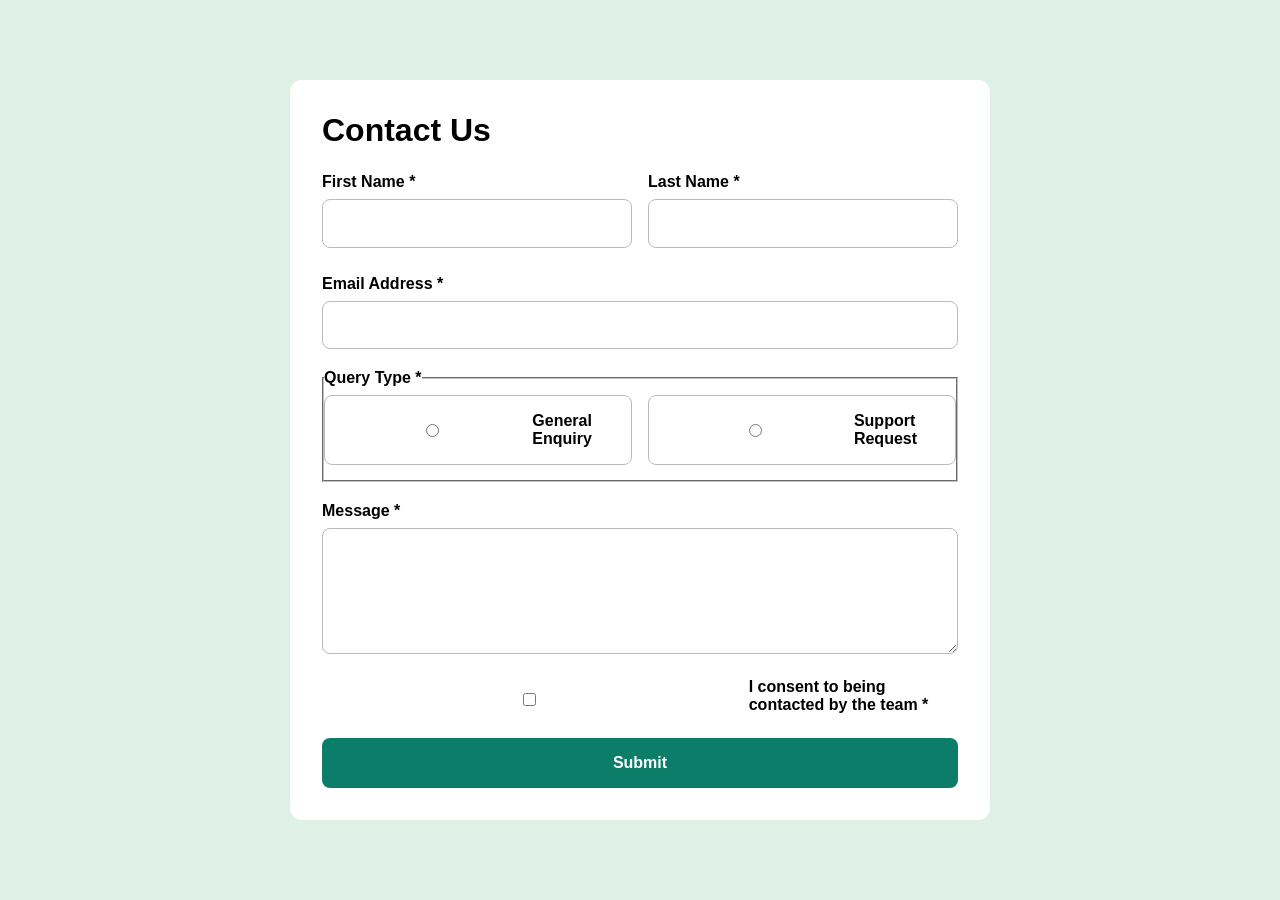
<file: contact-form-main/index.html>
<!DOCTYPE html>
<html lang="en">
<head>
  <meta charset="UTF-8" />
  <meta name="viewport" content="width=device-width, initial-scale=1.0" />
  <title>Contact Form</title>

  <link rel="stylesheet" href="style.css" />
</head>
<body>

  <!-- Success Toast -->
  <div
    class="toast hidden"
    id="successToast"
    role="alert"
    aria-live="assertive"
  >
    Message sent successfully!
  </div>

  <main class="container">
    <form id="contactForm" novalidate>

      <h1>Contact Us</h1>

      <!-- Name Row -->
      <div class="row">
        <div class="form-group">
          <label for="firstName">
            First Name <span>*</span>
          </label>

          <input
            type="text"
            id="firstName"
            name="firstName"
            required
            aria-describedby="firstNameError"
          />

          <small class="error" id="firstNameError"></small>
        </div>

        <div class="form-group">
          <label for="lastName">
            Last Name <span>*</span>
          </label>

          <input
            type="text"
            id="lastName"
            name="lastName"
            required
            aria-describedby="lastNameError"
          />

          <small class="error" id="lastNameError"></small>
        </div>
      </div>

      <!-- Email -->
      <div class="form-group">
        <label for="email">
          Email Address <span>*</span>
        </label>

        <input
          type="email"
          id="email"
          name="email"
          required
          aria-describedby="emailError"
        />

        <small class="error" id="emailError"></small>
      </div>

      <!-- Query Type -->
      <fieldset class="form-group">
        <legend>Query Type <span>*</span></legend>

        <div class="radio-group">

          <label class="radio-card">
            <input
              type="radio"
              name="query"
              value="general"
              required
            />
            General Enquiry
          </label>

          <label class="radio-card">
            <input
              type="radio"
              name="query"
              value="support"
            />
            Support Request
          </label>

        </div>

        <small class="error" id="queryError"></small>
      </fieldset>

      <!-- Message -->
      <div class="form-group">
        <label for="message">
          Message <span>*</span>
        </label>

        <textarea
          id="message"
          name="message"
          rows="5"
          required
          aria-describedby="messageError"
        ></textarea>

        <small class="error" id="messageError"></small>
      </div>

      <!-- Consent -->
      <div class="checkbox-group">
        <input
          type="checkbox"
          id="consent"
          required
          aria-describedby="consentError"
        />

        <label for="consent">
          I consent to being contacted by the team *
        </label>
      </div>

      <small class="error" id="consentError"></small>

      <!-- Submit -->
      <button type="submit">
        Submit
      </button>

    </form>
  </main>

  <script src="script.js"></script>
</body>
</html>
</file>
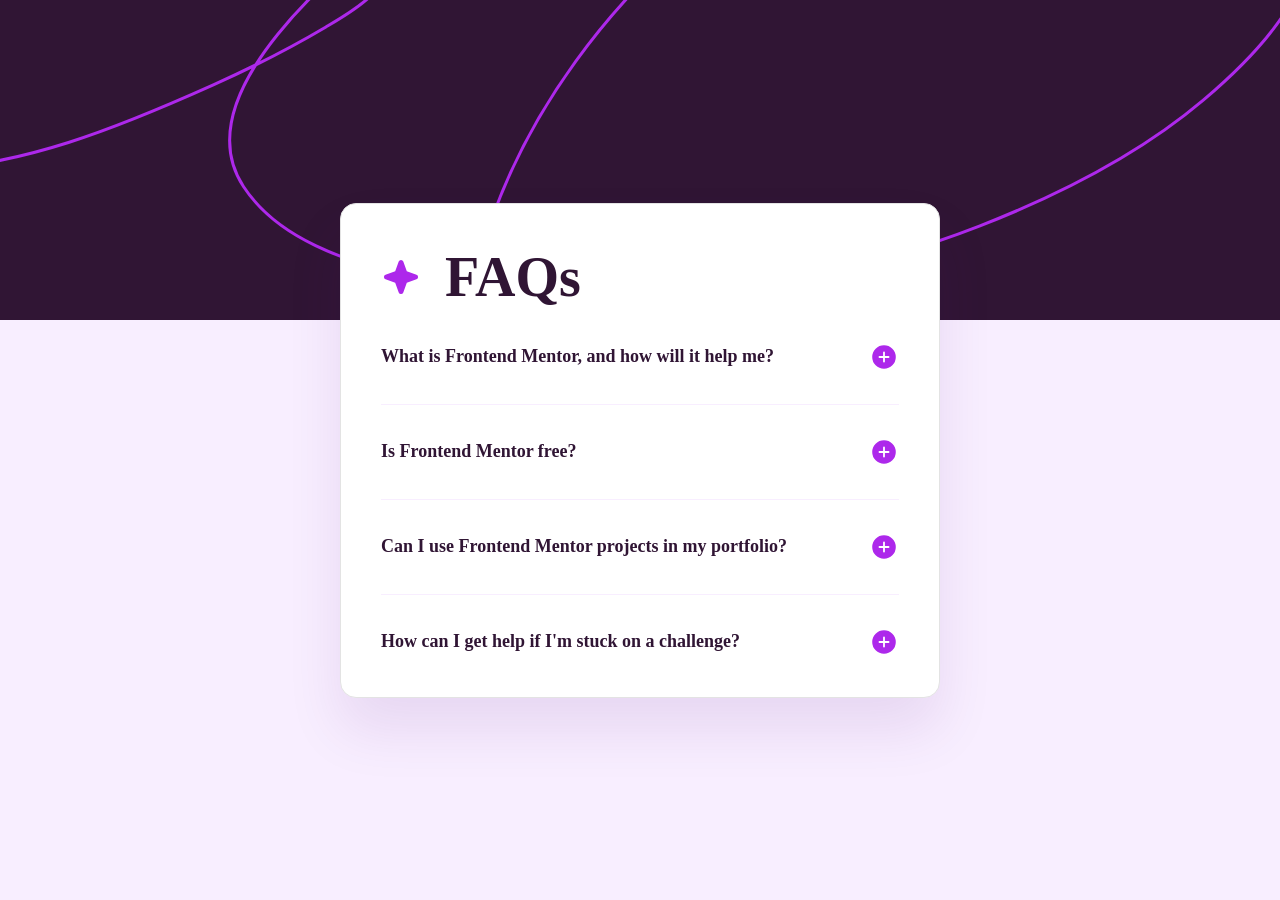
<file: faq-accordion/index.html>
<!DOCTYPE html>
<html lang="en">

<head>
  <meta charset="UTF-8">
  <meta name="viewport" content="width=device-width, initial-scale=1.0">
  <!-- displays site properly based on user's device -->

  <link rel="icon" type="image/png" sizes="32x32" href="./assets/images/favicon-32x32.png">
  <link rel="stylesheet" href="style.css">
  <title>Frontend Mentor | FAQ accordion</title>

</head>

<body>
  <header><img src="./assets/images/background-pattern-desktop.svg" alt="background"></header>
  <main class="container">
    <div class="header">
      <img src="./assets/images/icon-star.svg" alt="star">
      <h1>FAQs</h1>
    </div>
    <div class="list-container">
      <div class="list-item">
        <div class="question">
          <h2>What is Frontend Mentor, and how will it help me?</h2>
          <img class="icon" src="./assets/images/icon-plus.svg" alt="arrow">
        </div>
        <div class="answer">
          <p>Frontend Mentor offers realistic coding challenges to help developers improve their
            frontend coding skills with projects in HTML, CSS, and JavaScript. It's suitable for
            all levels and ideal for portfolio building.</p>
        </div>
      </div>
      <hr>
      <div class="list-item">
        <div class="question">
          <h2>Is Frontend Mentor free?</h2>
          <img class="icon" src="./assets/images/icon-plus.svg" alt="arrow">
        </div>
        <div class="answer">
          <p>Yes, Frontend Mentor offers both free and premium coding challenges, with the free
            option providing access to a range of projects suitable for all skill levels.</p>
        </div>
      </div>
      <hr>
      <div class="list-item">
        <div class="question">
          <h2>Can I use Frontend Mentor projects in my portfolio?</h2>
          <img class="icon" src="./assets/images/icon-plus.svg" alt="arrow">
        </div>
        <div class="answer">
          <p>Yes, you can use projects completed on Frontend Mentor in your portfolio. It's an excellent
            way to showcase your skills to potential employers!</p>
        </div>
      </div>
      <hr>
      <div class="list-item">
        <div class="question">
          <h2>How can I get help if I'm stuck on a challenge?</h2>
          <img class="icon" src="./assets/images/icon-plus.svg" alt="arrow">
        </div>
        <div class="answer">
          <p>The best place to get help is inside Frontend Mentor's Discord community. There's a help
            channel where you can ask questions and seek support from other community members.</p>
        </div>
      </div>
    </div>
  </main>

  <script src="script.js"></script>
</body>

</html>
</file>
<file: contact-form-main/style.css>
* {
  margin: 0;
  padding: 0;
  box-sizing: border-box;
}

body {
  font-family: sans-serif;
  background: #dff1e7;
  min-height: 100vh;

  display: flex;
  justify-content: center;
  align-items: center;

  padding: 2rem;
}

.container {
  width: 100%;
  max-width: 700px;
}

form {
  background: white;
  padding: 2rem;
  border-radius: 12px;
}

h1 {
  margin-bottom: 1.5rem;
}

.row {
  display: flex;
  gap: 1rem;
}

.form-group {
  width: 100%;
  margin-bottom: 1.25rem;
}

label,
legend {
  display: block;
  margin-bottom: 0.5rem;
  font-weight: 600;
}

input,
textarea {
  width: 100%;
  padding: 0.9rem;
  border: 1px solid #bbb;
  border-radius: 8px;
  font-size: 1rem;
}

input:focus,
textarea:focus {
  outline: 2px solid #0c7d69;
  border-color: #0c7d69;
}

.radio-group {
  display: flex;
  gap: 1rem;
}

.radio-card {
  flex: 1;
  border: 1px solid #bbb;
  border-radius: 8px;
  padding: 1rem;
  cursor: pointer;

  display: flex;
  align-items: center;
  gap: 0.5rem;
}

.radio-card:hover {
  border-color: #0c7d69;
}

.checkbox-group {
  display: flex;
  align-items: center;
  gap: 0.75rem;

  margin-bottom: 1rem;
}

button {
  width: 100%;
  border: none;
  background: #0c7d69;
  color: white;

  padding: 1rem;
  border-radius: 8px;

  cursor: pointer;
  font-size: 1rem;
  font-weight: 600;
}

button:hover {
  background: #095e50;
}

button:focus {
  outline: 3px solid #84e2c8;
}

.error {
  color: #d73c3c;
  font-size: 0.875rem;
  display: block;
  margin-top: 0.4rem;
}

.toast {
  position: fixed;
  top: 1rem;
  right: 1rem;

  background: #0c7d69;
  color: white;

  padding: 1rem 1.5rem;
  border-radius: 8px;
}

.hidden {
  display: none;
}

@media (max-width: 700px) {
  .row,
  .radio-group {
    flex-direction: column;
  }
}
</file>
<file: faq-accordion/style.css>
* {
    box-sizing: border-box;
}

body {
    position: relative;
    margin: 0;
    padding: 0;
    background-color: #F8EEFF;
    display: flex;
    justify-content: center;
    align-items: center;
    min-height: 100vh;
    width: 100%;
}

h1,
h2,
p {
    padding: 0;
    margin: 0;
}

header {
    position: absolute;
    top: 0;
    left: 0;
    right: 0;
    width: 100%;
    height: 320px;
    z-index: -1;
}

header img {
    width: 100%;
    height: 100%;
    object-fit: cover;
}

.container {
    display: flex;
    flex-direction: column;
    width: 600px;
    min-height: 470px;
    max-height: 565px;
    gap: 32px;
    padding: 40px;
    border-radius: 16px;
    border: 1px solid #E3E3E3;
    background-color: #FFFFFF;
    box-shadow: 0px 32px 56px #50007619;
}

.container .header {
    display: flex;
    flex-direction: row;
    width: 100%;
    height: 66px;
    gap: 24px;
    align-items: center;
}

.container .header img {
    height: 40px;
    width: 40px;
}

.container .header h1 {
    font-size: 56px;
    font-weight: 700;
    line-height: 66px;
    letter-spacing: 0px;
    color: #301534;
}

.list-container {
    display: flex;
    flex-direction: column;
    width: 100%;
    min-height: 291px;
    max-height: 386px;
    gap: 24px;
}

.list-item {
    display: flex;
    flex-direction: column;
    gap: 24px;
    width: 100%;
    height: auto;
}

.list-item .question {
    display: flex;
    flex-direction: row;
    justify-content: space-between;
    align-items: center;
    width: 100%;
    height: 30px;
    cursor: pointer;
}

.list-item .question h2 {
    font-size: 18px;
    font-weight: 600;
    line-height: 21px;
    letter-spacing: 0px;
    color: #301534;
}

.list-item .question:hover h2 {
    color: #AD28EB;
    transition: 0.2s ease
}

.list-item .question img {
    width: 30px;
    height: 30px;
}

.list-item .answer {
    display: none;
    width: 100%;
    height: auto;
}

.list-item.active .answer {
    display: flex;
}

.list-item .answer p {
    font-size: 16px;
    font-weight: 400;
    line-height: 24px;
    letter-spacing: 0px;
    color: #8B6990;
}

hr {
    border: none;
    width: 100%;
    height: 1px;
    background-color: #F8EEFF;
}

@media screen and (max-width: 640px) {
    .container {
        width: 327px;
        min-height: 470px;
        max-height: 565px;
        gap: 24px;
        padding: 24px;
    }

    .container .header {
        height: 38px;
    }

    .container .header img {
        height: 24px;
        width: 24px;
    }

    .container .header h1 {
        font-size: 32px;
        line-height: auto;
    }

    .list-container {
        min-height: 345px;
        max-height: 440px;
        gap: 20px;
    }

    .list-item {
        gap: 20px;
    }

    .list-item .question {
        min-height: 30px;
        height: auto;
        max-height: 38px;
    }

    .list-item .question h2 {
        font-size: 16px;
        line-height: auto;
        color: #301534;
    }

    .list-item .answer p {
        font-size: 14px;
        line-height: 150%;
    }

}
</file>
